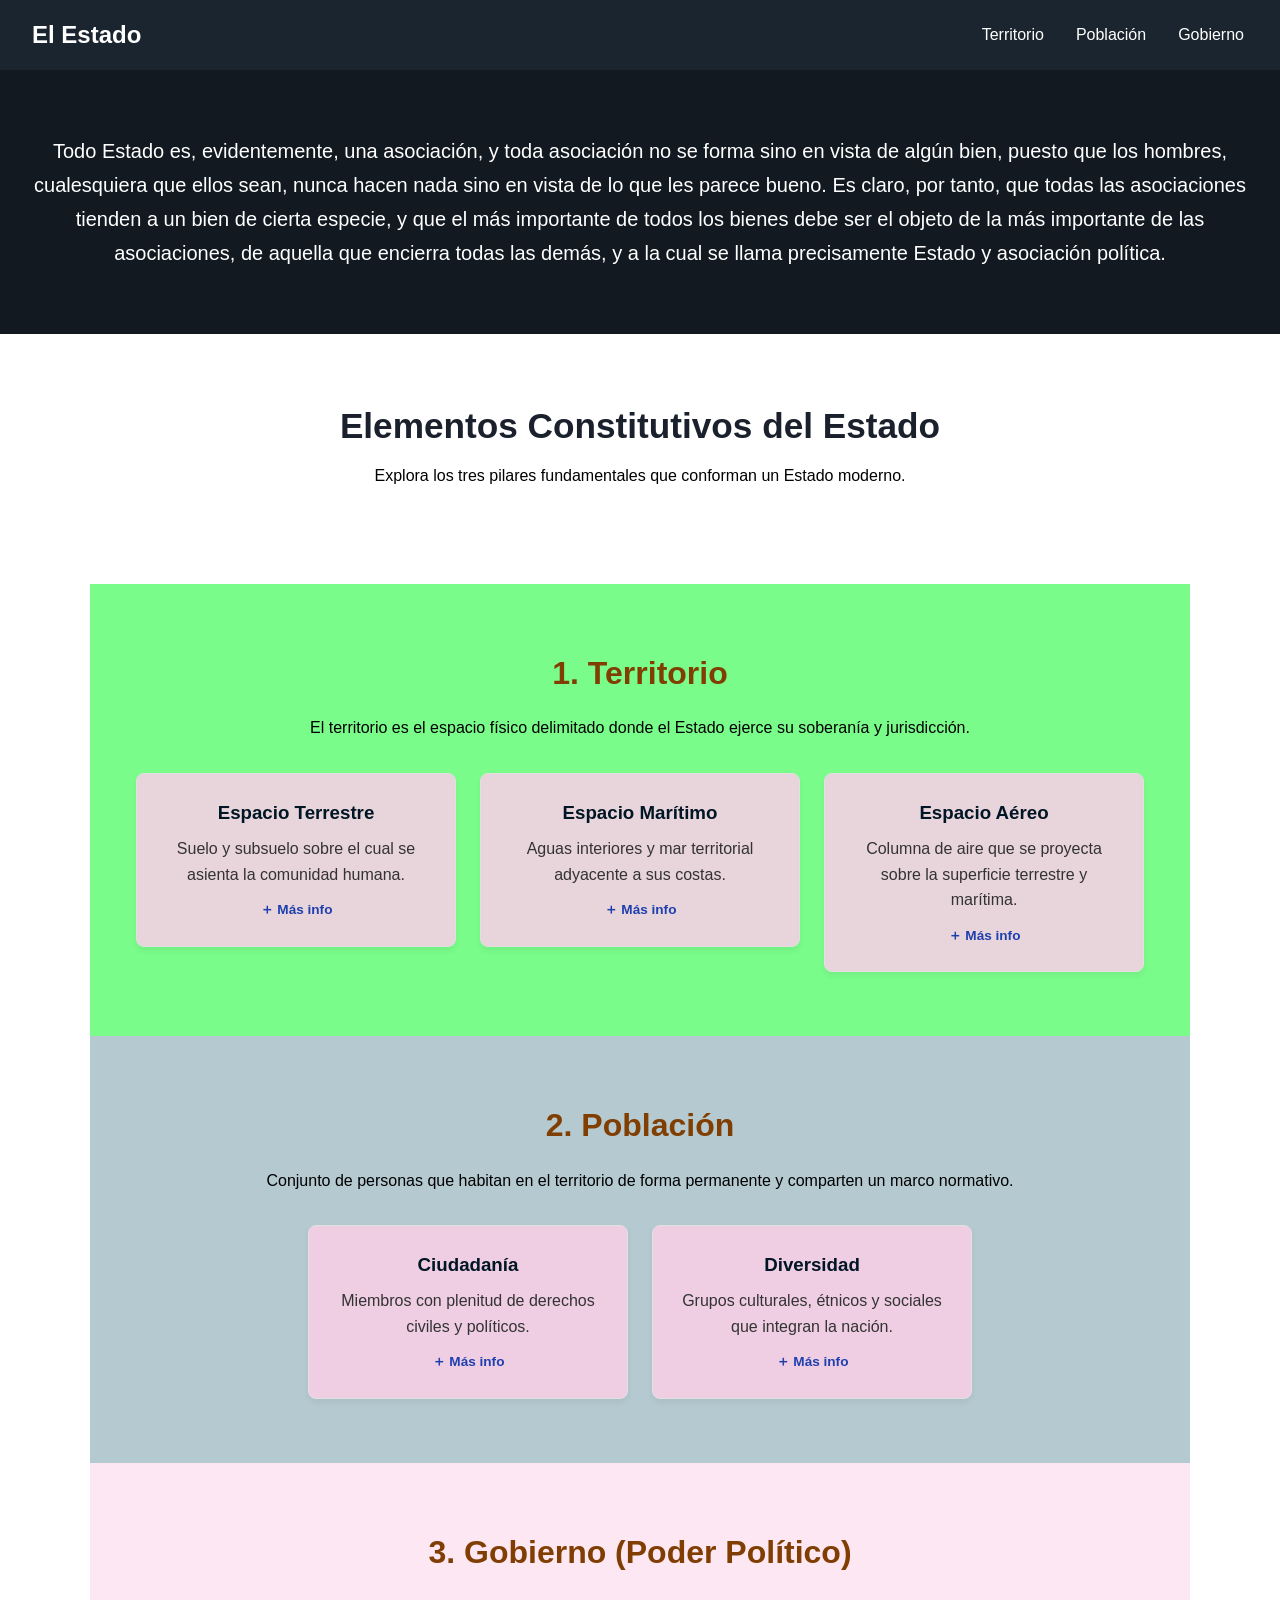
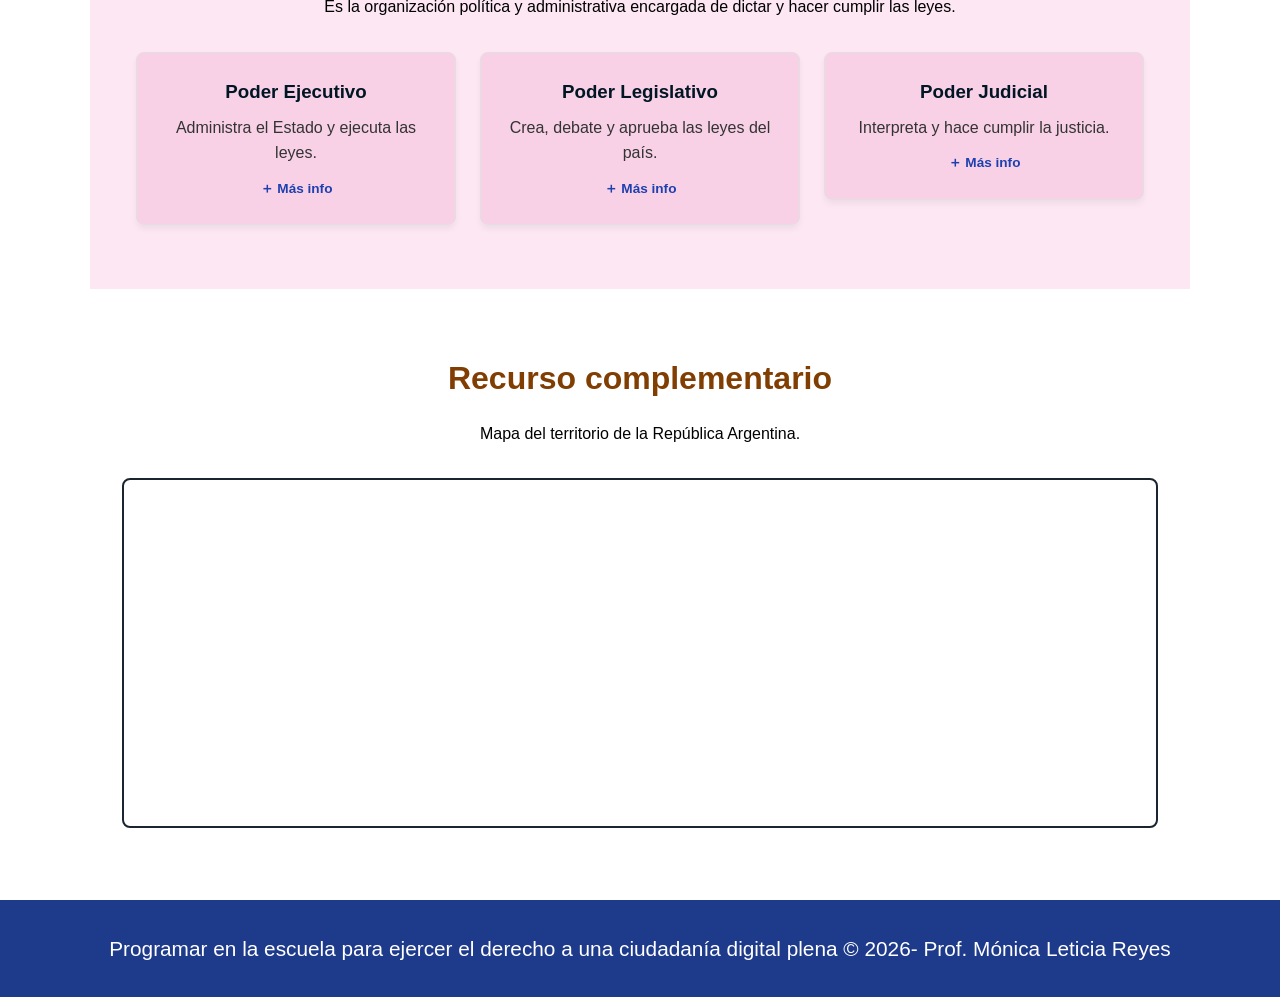
<file: index.html>
<!DOCTYPE html>
<html lang="es">
<head>
  <meta charset="UTF-8">
  <meta name="viewport" content="width=device-width, initial-scale=1.0">
  <title>Elementos del Estado</title>
  <link rel="stylesheet" href="style.css">
</head>
<body>

  <!-- Navegación -->
  <nav class="navbar">
    <div class="logo">El Estado</div>

    <ul>
      <li><a href="#territorio">Territorio</a></li>
      <li><a href="#poblacion">Población</a></li>
      <li><a href="#gobierno">Gobierno</a></li>
    </ul>
  </nav>

  <!-- Banner de bienvenida -->
  <header class="hero">
    <p>Todo Estado es, evidentemente, una asociación, y toda asociación no se forma sino en vista de algún bien, puesto que los hombres, cualesquiera que ellos sean, nunca hacen nada sino en vista de lo que les parece bueno. Es claro, por tanto, que todas las asociaciones tienden a un bien de cierta especie, y que el más importante de todos los bienes debe ser el objeto de la más importante de las asociaciones, de aquella que encierra todas las demás, y a la cual se llama precisamente Estado y asociación política.</p>
  </header>

  <!-- Sección introductoria (anterior al desarrollo del tema) -->
  <section id="introduccion" class="seccion intro-tema">
    <h1>Elementos Constitutivos del Estado</h1>
    <p>Explora los tres pilares fundamentales que conforman un Estado moderno.</p>
  </section>

  <!-- Sección 1: Territorio -->
  <section id="territorio" class="seccion">
    <h2>1. Territorio</h2>
    <p>El territorio es el espacio físico delimitado donde el Estado ejerce su soberanía y jurisdicción.</p>
    <div class="tarjetas">
      <div class="card" tabindex="0">
        <h3>Espacio Terrestre</h3>
        <p>Suelo y subsuelo sobre el cual se asienta la comunidad humana.</p>
        <div class="extra"><p>Incluye las tierras emergidas, los ríos y lagos interiores y el subsuelo con sus recursos minerales y energéticos. Sus límites se fijan mediante tratados con los Estados vecinos.</p></div>
        <span class="pista" aria-hidden="true">＋ Más info</span>
      </div>
      <div class="card" tabindex="0">
        <h3>Espacio Marítimo</h3>
        <p>Aguas interiores y mar territorial adyacente a sus costas.</p>
        <div class="extra"><p>Según la Convención del Mar, comprende el mar territorial (hasta 12 millas náuticas), la zona contigua (hasta 24) y la zona económica exclusiva (hasta 200), con distintos grados de soberanía.</p></div>
        <span class="pista" aria-hidden="true">＋ Más info</span>
      </div>
      <div class="card" tabindex="0">
        <h3>Espacio Aéreo</h3>
        <p>Columna de aire que se proyecta sobre la superficie terrestre y marítima.</p>
        <div class="extra"><p>El Estado ejerce soberanía plena sobre el aire que cubre su territorio y su mar territorial, y regula el tránsito aéreo y la entrada de aeronaves extranjeras.</p></div>
        <span class="pista" aria-hidden="true">＋ Más info</span>
      </div>
    </div>
  </section>

  <!-- Sección 2: Población -->
  <section id="poblacion" class="seccion alt-bg">
    <h2>2. Población</h2>
    <p>Conjunto de personas que habitan en el territorio de forma permanente y comparten un marco normativo.</p>
    <div class="tarjetas">
      <div class="card" tabindex="0">
        <h3>Ciudadanía</h3>
        <p>Miembros con plenitud de derechos civiles y políticos.</p>
        <div class="extra"><p>Se adquiere por nacimiento o por naturalización. Habilita para votar, ser elegido y desempeñar funciones públicas, y supone deberes como respetar la ley y contribuir al sostenimiento del Estado.</p></div>
        <span class="pista" aria-hidden="true">＋ Más info</span>
      </div>
      <div class="card" tabindex="0">
        <h3>Diversidad</h3>
        <p>Grupos culturales, étnicos y sociales que integran la nación.</p>
        <div class="extra"><p>Pueblos originarios, comunidades migrantes y distintos grupos sociales conviven bajo un mismo orden jurídico, que debe garantizar igualdad, reconocimiento y no discriminación.</p></div>
        <span class="pista" aria-hidden="true">＋ Más info</span>
      </div>
    </div>
  </section>

  <!-- Sección 3: Gobierno -->
  <section id="gobierno" class="seccion">
    <h2>3. Gobierno (Poder Político)</h2>
    <p>Es la organización política y administrativa encargada de dictar y hacer cumplir las leyes.</p>
    <div class="tarjetas">
      <div class="card" tabindex="0">
        <h3>Poder Ejecutivo</h3>
        <p>Administra el Estado y ejecuta las leyes.</p>
        <div class="extra"><p>Lo ejerce el presidente o jefe de gobierno junto a sus ministros. Dirige la administración pública, conduce la política exterior y reglamenta las leyes.</p></div>
        <span class="pista" aria-hidden="true">＋ Más info</span>
      </div>
      <div class="card" tabindex="0">
        <h3>Poder Legislativo</h3>
        <p>Crea, debate y aprueba las leyes del país.</p>
        <div class="extra"><p>Está formado por el Congreso o Parlamento, que representa a la ciudadanía. Además de sancionar leyes, aprueba el presupuesto y controla al Poder Ejecutivo.</p></div>
        <span class="pista" aria-hidden="true">＋ Más info</span>
      </div>
      <div class="card" tabindex="0">
        <h3>Poder Judicial</h3>
        <p>Interpreta y hace cumplir la justicia.</p>
        <div class="extra"><p>Integrado por jueces y tribunales independientes, resuelve conflictos, aplica las leyes a casos concretos y controla que las normas respeten la Constitución.</p></div>
        <span class="pista" aria-hidden="true">＋ Más info</span>
      </div>
    </div>
  </section>

  <!-- Pie de página -->  <section id="mapa" class="seccion">
    <h2>Recurso complementario</h2>
    <p>Mapa del territorio de la República Argentina.</p>
    <div class="mapa">
      <iframe title="Mapa del territorio de la República Argentina (OpenStreetMap)" loading="lazy" width="600" height="350" src="https://www.openstreetmap.org/export/embed.html?bbox=-73.6%2C-55.1%2C-53.6%2C-21.8&amp;layer=mapnik"></iframe>
    </div>
  </section>
  <footer>
    <p>  Programar en la escuela para ejercer el derecho a una ciudadanía digital plena &copy;  2026-
           
             Prof. Mónica Leticia  Reyes</p>
  </footer>

</body>
</html>
</file>
<file: style.css>
* {
  box-sizing: border-box;
  margin: 0;
  padding: 0;
  font-family: 'Segoe UI', Tahoma, Geneva, Verdana, sans-serif;
}
html {
  scroll-behavior: smooth;
}

body {
  color: #333;
  line-height: 1.6;
}

/* Navegación */
.navbar {
  display: flex;
  justify-content: space-between;
  align-items: center;
  background-color: #1a252f;
  padding: 1rem 2rem;
  position: sticky;
  top: 0;
  z-index: 100;
}

.navbar .logo {
  color: #fff;
  font-size: 1.5rem;
  font-weight: bold;
}

.navbar ul {
  display: flex;
  list-style: none;
}

.intro-tema { text-align: center; padding-bottom: 0; }
.intro-tema h1 { font-size: 2.2rem; color: #1a202c; margin-bottom: 0.5rem; }
.intro-tema p { color: #4a5568; }

.tarjetas { align-items: start; }

.card {
  position: relative;
  overflow: hidden;
  cursor: pointer;
  transition: transform 0.3s ease, box-shadow 0.3s ease, border-color 0.3s ease;
}

.pista {
  display: inline-block;
  margin-top: 0.75rem;
  font-size: 0.85rem;
  font-weight: 600;
  color: #2b6cb0;
  transition: opacity 0.3s ease;
}

.extra {
  max-height: 0;
  opacity: 0;
  overflow: hidden;
  transition: max-height 0.4s ease, opacity 0.4s ease, margin 0.4s ease;
}

.card:hover,
.card:focus-within {
  transform: translateY(-6px);
  border-color: #d5dce9;
  box-shadow: 0 0 0 2px rgba(59, 130, 246, 0.35),
              0 8px 24px rgba(59, 130, 246, 0.35);
}

.card:hover .extra,
.card:focus-within .extra {
  max-height: 260px;
  opacity: 1;
  margin-top: 0.75rem;
}

.card:hover .pista,
.card:focus-within .pista { opacity: 0; }

.card:focus-visible { outline: 3px solid #9bb0e7; outline-offset: 3px; }

@media (prefers-reduced-motion: reduce) {
  .card, .extra, .pista { transition: none; }
  .card:hover, .card:focus-within { transform: none; }
}

.navbar a {
  color: #fff;
  text-decoration: none;
  margin-left: 1.5rem;
  font-weight: 500;
  transition: color 0.3s;
}

.navbar a:hover {
  color: #3498db;
}

/* Hero */
.hero {
  background: linear-gradient(rgba(0,0,0,0.6), rgba(0,0,0,0.6)), #2c3e50;
  color: rgb(119, 116, 116);
  text-align: center;
  padding: 4rem 1rem;
}

.hero h1 {
  font-size: 2.5rem;
  margin-bottom: 0.5rem;
}

/* Secciones */
.seccion {
  padding: 4rem 2rem;
  max-width: 1100px;
  margin: 0 auto;
  text-align: center;
}

.alt-bg {
  background-color: #b5c9d1;
}

.seccion h2 {
  font-size: 2rem;
  color: #ee8105;
  margin-bottom: 1rem;
}

.seccion > p {
  margin-bottom: 2rem;
  color: #f86a6a94;
}


/* Tarjetas */
.tarjetas {
  display: flex;
  gap: 1.5rem;
  justify-content: center;
  flex-wrap: wrap;
}

.card {
  background: rgba(247, 207, 231, 0.884);
  border: 1px solid #e0e0e0;
  border-radius: 8px;
  padding: 1.5rem;
  flex: 1 1 250px;
  max-width: 320px;
  box-shadow: 0 4px 6px rgba(0,0,0,0.05);
}

.card h3 {
  color: #011624;
  margin-bottom: 0.5rem;
}

/* Footer */
footer {
  background: #e3ebee;
  color: rgb(8, 36, 30);
  text-align: center;
  padding: 1.5rem;
}/* Si tu texto está dentro de una clase o párrafo */
.definicion-estado {
    color: #030a0c; /* Blanco claro para alto contraste */
    font-size: 1rem; /* Tamaño adecuado */
    line-height: 1.6; /* Espaciado entre líneas para facilitar la lectura */
}
/* Fondo de la sección Territorio */
#territorio {
  background-color: #79fc8a;
}

/* Textos que estaban en rojo, ahora negros */
.seccion > p,
.intro-tema p {
  color: #000000;
}
#gobierno {
  background-color: #fce7f3; /* rosa pálido */
}
#gobierno h2 {
  color: #e0582b; /* naranja oscuro, contraste AA */
}
.hero p,
.definicion-estado {
  color: #ffffff;
  font-size: 1.25rem; /* cambiá este valor para el tamaño */
  line-height: 1.7;
}
footer {
  background-color: #1e3a8a; /* azul intenso */
  color: #ffffff;
  text-align: center;
  padding: 2rem 1rem;
}

footer p {
  color: #ffffff;
  font-size: 1.3rem; /* cambiá este valor para el tamaño */
  margin: 0;
}
.tarjetas { align-items: start; }

.card {
  position: relative;
  overflow: hidden;
  cursor: pointer;
  transition: transform 0.3s ease, box-shadow 0.3s ease, border-color 0.3s ease;
}

.pista {
  display: inline-block;
  margin-top: 0.75rem;
  font-size: 0.85rem;
  font-weight: 600;
  color: #1e40af;
  transition: opacity 0.3s ease;
}

.extra {
  max-height: 0;
  opacity: 0;
  overflow: hidden;
  transition: max-height 0.4s ease, opacity 0.4s ease, margin 0.4s ease;
}

.card:hover,
.card:focus-within {
  transform: translateY(-6px);
  border-color: #3b82f6;
  box-shadow: 0 0 0 2px rgba(59, 130, 246, 0.35),
              0 8px 24px rgba(59, 130, 246, 0.35);
}

.card:hover .extra,
.card:focus-within .extra {
  max-height: 260px;
  opacity: 1;
  margin-top: 0.75rem;
}

.card:hover .pista,
.card:focus-within .pista { opacity: 0; }

.card:focus-visible { outline: 3px solid #1d4ed8; outline-offset: 3px; }

@media (prefers-reduced-motion: reduce) {
  .card, .extra, .pista { transition: none; }
  .card:hover, .card:focus-within { transform: none; }
}
/* ===== Base (Mobile First) ===== */
* { box-sizing: border-box; margin: 0; padding: 0; font-family: 'Segoe UI', Tahoma, Geneva, Verdana, sans-serif; }
html { scroll-padding-top: 5rem; }
body { color: #333; line-height: 1.6; }
img, iframe { max-width: 100%; }
img { height: auto; display: block; margin: 1.5rem auto 0; border-radius: 8px; }

.salto { position: absolute; left: .5rem; top: -4rem; z-index: 200; background: #ffd166; color: #000; padding: .5rem 1rem; font-weight: 700; }
.salto:focus { top: .5rem; }

/* Navegación */
.navbar { display: flex; flex-wrap: wrap; gap: .5rem 1rem; justify-content: space-between; align-items: center; background-color: #1a252f; padding: .75rem 1rem; position: sticky; top: 0; z-index: 100; }
.navbar .logo { color: #fff; font-size: 1.3rem; font-weight: bold; }
.navbar ul { display: flex; flex-wrap: wrap; list-style: none; }
.navbar a { color: #fff; text-decoration: none; margin-left: 1rem; padding: .4rem .25rem; display: inline-block; font-weight: 500; transition: color .3s; }
.navbar a:hover { color: #3498db; }

/* Foco visible (teclado) */
.navbar a:focus-visible { outline: 3px solid #ffd166; outline-offset: 2px; }
.card:focus-visible { outline: 3px solid #1d4ed8; outline-offset: 3px; }

/* Banner */
.hero { background: linear-gradient(rgba(0,0,0,.6), rgba(0,0,0,.6)), #2c3e50; text-align: center; padding: 2.5rem 1rem; }
.hero p { color: #fff; font-size: 1.05rem; line-height: 1.7; }

/* Secciones */
.seccion { padding: 2.5rem 1rem; max-width: 1100px; margin: 0 auto; text-align: center; }
.seccion h2 { font-size: 1.7rem; color: #813e03; margin-bottom: 1rem; }
.seccion > p { margin-bottom: 2rem; color: #000; }
.intro-tema { padding-bottom: 0; }
.intro-tema h1 { font-size: 1.8rem; color: #1a202c; margin-bottom: .5rem; }
.alt-bg { background-color: #b5c9d1; }
#territorio { background-color: #79fc8a; }
#gobierno { background-color: #fce7f3; }
#gobierno h2 { color: #813e03; }

/* Tarjetas */
.tarjetas { display: flex; gap: 1.5rem; justify-content: center; align-items: start; flex-wrap: wrap; }
.card { position: relative; overflow: hidden; cursor: pointer; background: rgba(247,207,231,.884); border: 1px solid #e0e0e0; border-radius: 8px; padding: 1.5rem; flex: 1 1 250px; max-width: 320px; box-shadow: 0 4px 6px rgba(0,0,0,.05); transition: transform .3s ease, box-shadow .3s ease, border-color .3s ease; }
.card h3 { color: #011624; margin-bottom: .5rem; }
.pista { display: inline-block; margin-top: .75rem; font-size: .85rem; font-weight: 600; color: #1e40af; transition: opacity .3s ease; }
.extra { max-height: 0; opacity: 0; overflow: hidden; transition: max-height .4s ease, opacity .4s ease, margin .4s ease; }
.card:hover, .card:focus-within { transform: translateY(-6px); border-color: #3b82f6; box-shadow: 0 0 0 2px rgba(59,130,246,.35), 0 8px 24px rgba(59,130,246,.35); }
.card:hover .extra, .card:focus-within .extra { max-height: 260px; opacity: 1; margin-top: .75rem; }
.card:hover .pista, .card:focus-within .pista { opacity: 0; }

/* Mapa incrustado */
.mapa { margin-top: 2rem; }
.mapa iframe { width: 100%; height: 300px; border: 2px solid #1a252f; border-radius: 8px; }

/* Footer */
footer { background-color: #1e3a8a; color: #fff; text-align: center; padding: 1.5rem 1rem; }
footer p { color: #fff; font-size: 1.05rem; }

/* ===== Tablet y escritorio ===== */
@media (min-width: 48em) {
  .navbar { padding: 1rem 2rem; }
  .navbar .logo { font-size: 1.5rem; }
  .navbar a { margin-left: 1.5rem; }
  .hero { padding: 4rem 1rem; }
  .hero p { font-size: 1.25rem; }
  .seccion { padding: 4rem 2rem; }
  .intro-tema h1 { font-size: 2.2rem; }
  .seccion h2 { font-size: 2rem; }
  .mapa iframe { height: 350px; }
  footer { padding: 2rem 1rem; }
  footer p { font-size: 1.3rem; }
}

@media (prefers-reduced-motion: reduce) {
  .card, .extra, .pista { transition: none; }
  .card:hover, .card:focus-within { transform: none; }
}
</file>
